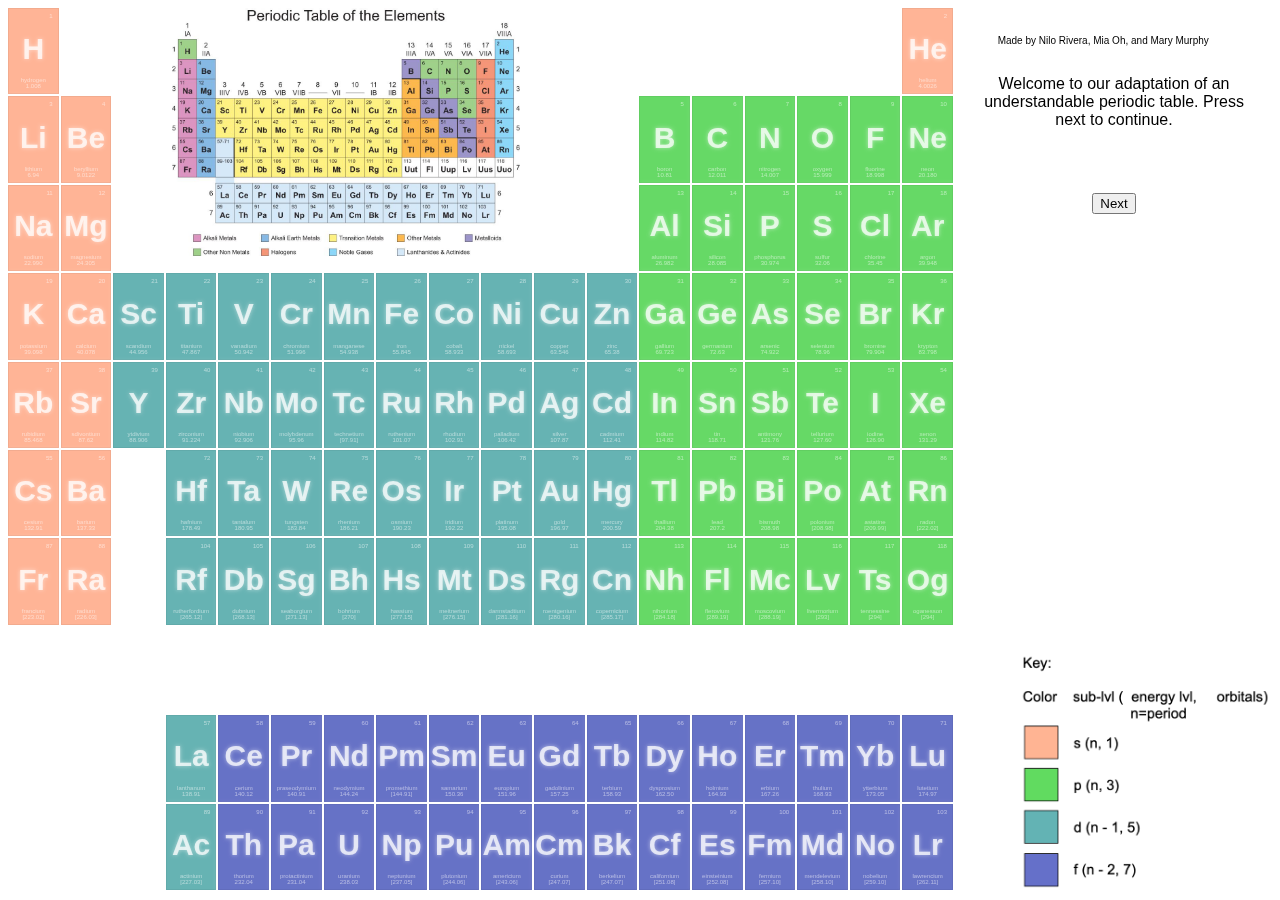
<file: docs/index.html>
<html>
<head>
<title>Understanding the Periodic Table</title>
<link rel="stylesheet" type="text/css" href="style.css" />
<script src="jquery-3.4.1.min.js"></script>
<script src="indexScript.js"></script>
</head>
<body>
<img id="key" src="pd key.png">
<img id="help" src="pgroups.jpg">
<div id="credit">Made by Nilo Rivera, Mia Oh, and Mary Murphy</div>
<div id="quizwrap">
  <p id="qtxt">Welcome to our adaptation of an understandable periodic table. Press next to continue.</p>
  <br>
  <input type="button" id="ibtn" value="Next" onclick="next()">
</div>
<div class="periodic" style="width:75%; height:100%">
  <div class="periodic-row">
    <div class="cell">
      <div class="element">
        <div class="at_num">1</div>
        <div class="symbol">H</div>
        <div class="at_details">hydrogen<br>1.008</div>
      </div>
    </div>
    <div class="cell"></div>
    <div class="cell"></div>
    <div class="cell"></div>
    <div class="cell"></div>
    <div class="cell"></div>
    <div class="cell"></div>
    <div class="cell"></div>
    <div class="cell"></div>
    <div class="cell"></div>
    <div class="cell"></div>
    <div class="cell"></div>
    <div class="cell"></div>
    <div class="cell"></div>
    <div class="cell"></div>
    <div class="cell"></div>
    <div class="cell"></div>
    <div class="cell">
      <div class="element">
        <div class="at_num">2</div>
        <div class="symbol">He</div>
        <div class="at_details">helium<br>4.0026</div>
      </div>
    </div>
  </div>
  <div class="periodic-row">
    <div class="cell">
      <div class="element">
        <div class="at_num">3</div>
        <div class="symbol">Li</div>
        <div class="at_details">lithium<br>6.94</div>
      </div>
    </div>
    <div class="cell">
      <div class="element">
        <div class="at_num">4</div>
        <div class="symbol">Be</div>
        <div class="at_details">beryllium<br>9.0122</div>
      </div>
    </div>
    <div class="cell"></div>
    <div class="cell"></div>
    <div class="cell"></div>
    <div class="cell"></div>
    <div class="cell"></div>
    <div class="cell"></div>
    <div class="cell"></div>
    <div class="cell"></div>
    <div class="cell"></div>
    <div class="cell"></div>
    <div class="cell">
      <div class="element">
        <div class="at_num">5</div>
        <div class="symbol">B</div>
        <div class="at_details">boron<br>10.81</div>
      </div>
    </div>
    <div class="cell">
      <div class="element">
        <div class="at_num">6</div>
        <div class="symbol">C</div>
        <div class="at_details">carbon<br>12.011</div>
      </div>
    </div>
    <div class="cell">
      <div class="element">
        <div class="at_num">7</div>
        <div class="symbol">N</div>
        <div class="at_details">nitrogen<br>14.007</div>
      </div>
    </div>
    <div class="cell">
      <div class="element">
        <div class="at_num">8</div>
        <div class="symbol">O</div>
        <div class="at_details">oxygen<br>15.999</div>
      </div>
    </div>
    <div class="cell">
      <div class="element">
        <div class="at_num">9</div>
        <div class="symbol">F</div>
        <div class="at_details">fluorine<br>18.998</div>
      </div>
    </div>
    <div class="cell">
      <div class="element">
        <div class="at_num">10</div>
        <div class="symbol">Ne</div>
        <div class="at_details">neon<br>20.180</div>
      </div>
    </div>
  </div>
  <div class="periodic-row">
    <div class="cell">
      <div class="element">
        <div class="at_num">11</div>
        <div class="symbol">Na</div>
        <div class="at_details">sodium<br>22.990</div>
      </div>
    </div>
    <div class="cell">
      <div class="element">
        <div class="at_num">12</div>
        <div class="symbol">Mg</div>
        <div class="at_details">magnesium<br>24.305</div>
      </div>
    </div>
    <div class="cell"></div>
    <div class="cell"></div>
    <div class="cell"></div>
    <div class="cell"></div>
    <div class="cell"></div>
    <div class="cell"></div>
    <div class="cell"></div>
    <div class="cell"></div>
    <div class="cell"></div>
    <div class="cell"></div>
    <div class="cell">
      <div class="element">
        <div class="at_num">13</div>
        <div class="symbol">Al</div>
        <div class="at_details">aluminum<br>26.982</div>
      </div>
    </div>
    <div class="cell">
      <div class="element">
        <div class="at_num">14</div>
        <div class="symbol">Si</div>
        <div class="at_details">silicon<br>28.085</div>
      </div>
    </div>
    <div class="cell">
      <div class="element">
        <div class="at_num">15</div>
        <div class="symbol">P</div>
        <div class="at_details">phosphorus<br>30.974</div>
      </div>
    </div>
    <div class="cell">
      <div class="element">
        <div class="at_num">16</div>
        <div class="symbol">S</div>
        <div class="at_details">sulfur<br>32.06</div>
      </div>
    </div>
    <div class="cell">
      <div class="element">
        <div class="at_num">17</div>
        <div class="symbol">Cl</div>
        <div class="at_details">chlorine<br>35.45</div>
      </div>
    </div>
    <div class="cell">
      <div class="element">
        <div class="at_num">18</div>
        <div class="symbol">Ar</div>
        <div class="at_details">argon<br>39.948</div>
      </div>
    </div>
  </div>
  <div class="periodic-row">
    <div class="cell">
      <div class="element">
        <div class="at_num">19</div>
        <div class="symbol">K</div>
        <div class="at_details">potassium<br>39.098</div>
      </div>
    </div>
    <div class="cell">
      <div class="element">
        <div class="at_num">20</div>
        <div class="symbol">Ca</div>
        <div class="at_details">calcium<br>40.078</div>
      </div>
    </div>
    <div class="cell">
      <div class="element">
        <div class="at_num">21</div>
        <div class="symbol">Sc</div>
        <div class="at_details">scandium<br>44.956</div>
      </div>
    </div>
    <div class="cell">
      <div class="element">
        <div class="at_num">22</div>
        <div class="symbol">Ti</div>
        <div class="at_details">titanium<br>47.867</div>
      </div>
    </div>
    <div class="cell">
      <div class="element">
        <div class="at_num">23</div>
        <div class="symbol">V</div>
        <div class="at_details">vanadium<br>50.942</div>
      </div>
    </div>
    <div class="cell">
      <div class="element">
        <div class="at_num">24</div>
        <div class="symbol">Cr</div>
        <div class="at_details">chromium<br>51.996</div>
      </div>
    </div>
    <div class="cell">
      <div class="element">
        <div class="at_num">25</div>
        <div class="symbol">Mn</div>
        <div class="at_details">manganese<br>54.938</div>
      </div>
    </div>
    <div class="cell">
      <div class="element">
        <div class="at_num">26</div>
        <div class="symbol">Fe</div>
        <div class="at_details">iron<br>55.845</div>
      </div>
    </div>
    <div class="cell">
      <div class="element">
        <div class="at_num">27</div>
        <div class="symbol">Co</div>
        <div class="at_details">cobalt<br>58.933</div>
      </div>
    </div>
    <div class="cell">
      <div class="element">
        <div class="at_num">28</div>
        <div class="symbol">Ni</div>
        <div class="at_details">nickel<br>58.693</div>
      </div>
    </div>
    <div class="cell">
      <div class="element">
        <div class="at_num">29</div>
        <div class="symbol">Cu</div>
        <div class="at_details">copper<br>63.546</div>
      </div>
    </div>
    <div class="cell">
      <div class="element">
        <div class="at_num">30</div>
        <div class="symbol">Zn</div>
        <div class="at_details">zinc<br>65.38</div>
      </div>
    </div>
    <div class="cell">
      <div class="element">
        <div class="at_num">31</div>
        <div class="symbol">Ga</div>
        <div class="at_details">gallium<br>69.723</div>
      </div>
    </div>
    <div class="cell">
      <div class="element">
        <div class="at_num">32</div>
        <div class="symbol">Ge</div>
        <div class="at_details">germanium<br>72.63</div>
      </div>
    </div>
    <div class="cell">
      <div class="element">
        <div class="at_num">33</div>
        <div class="symbol">As</div>
        <div class="at_details">arsenic<br>74.922</div>
      </div>
    </div>
    <div class="cell">
      <div class="element">
        <div class="at_num">34</div>
        <div class="symbol">Se</div>
        <div class="at_details">selenium<br>78.96</div>
      </div>
    </div>
    <div class="cell">
      <div class="element">
        <div class="at_num">35</div>
        <div class="symbol">Br</div>
        <div class="at_details">bromine<br>79.904</div>
      </div>
    </div>
    <div class="cell">
      <div class="element">
        <div class="at_num">36</div>
        <div class="symbol">Kr</div>
        <div class="at_details">krypton<br>83.798</div>
      </div>
    </div>
  </div>
  <div class="periodic-row">
    <div class="cell">
      <div class="element">
        <div class="at_num">37</div>
        <div class="symbol">Rb</div>
        <div class="at_details">rubidium<br>85.468</div>
      </div>
    </div>
    <div class="cell">
      <div class="element">
        <div class="at_num">38</div>
        <div class="symbol">Sr</div>
        <div class="at_details">sdivontium<br>87.62</div>
      </div>
    </div>
    <div class="cell">
      <div class="element">
        <div class="at_num">39</div>
        <div class="symbol">Y</div>
        <div class="at_details">ytdivium<br>88.906</div>
      </div>
    </div>
    <div class="cell">
      <div class="element">
        <div class="at_num">40</div>
        <div class="symbol">Zr</div>
        <div class="at_details">zirconium<br>91.224</div>
      </div>
    </div>
    <div class="cell">
      <div class="element">
        <div class="at_num">41</div>
        <div class="symbol">Nb</div>
        <div class="at_details">niobium<br>92.906</div>
      </div>
    </div>
    <div class="cell">
      <div class="element">
        <div class="at_num">42</div>
        <div class="symbol">Mo</div>
        <div class="at_details">molybdenum<br>95.96</div>
      </div>
    </div>
    <div class="cell">
      <div class="element">
        <div class="at_num">43</div>
        <div class="symbol">Tc</div>
        <div class="at_details">technetium<br>[97.91]</div>
      </div>
    </div>
    <div class="cell">
      <div class="element">
        <div class="at_num">44</div>
        <div class="symbol">Ru</div>
        <div class="at_details">ruthenium<br>101.07</div>
      </div>
    </div>
    <div class="cell">
      <div class="element">
        <div class="at_num">45</div>
        <div class="symbol">Rh</div>
        <div class="at_details">rhodium<br>102.91</div>
      </div>
    </div>
    <div class="cell">
      <div class="element">
        <div class="at_num">46</div>
        <div class="symbol">Pd</div>
        <div class="at_details">palladium<br>106.42</div>
      </div>
    </div>
    <div class="cell">
      <div class="element">
        <div class="at_num">47</div>
        <div class="symbol">Ag</div>
        <div class="at_details">silver<br>107.87</div>
      </div>
    </div>
    <div class="cell">
      <div class="element">
        <div class="at_num">48</div>
        <div class="symbol">Cd</div>
        <div class="at_details">cadmium<br>112.41</div>
      </div>
    </div>
    <div class="cell">
      <div class="element">
        <div class="at_num">49</div>
        <div class="symbol">In</div>
        <div class="at_details">indium<br>114.82</div>
      </div>
    </div>
    <div class="cell">
      <div class="element">
        <div class="at_num">50</div>
        <div class="symbol">Sn</div>
        <div class="at_details">tin<br>118.71</div>
      </div>
    </div>
    <div class="cell">
      <div class="element">
        <div class="at_num">51</div>
        <div class="symbol">Sb</div>
        <div class="at_details">antimony<br>121.76</div>
      </div>
    </div>
    <div class="cell">
      <div class="element">
        <div class="at_num">52</div>
        <div class="symbol">Te</div>
        <div class="at_details">tellurium<br>127.60</div>
      </div>
    </div>
    <div class="cell">
      <div class="element">
        <div class="at_num">53</div>
        <div class="symbol">I</div>
        <div class="at_details">iodine<br>126.90</div>
      </div>
    </div>
    <div class="cell">
      <div class="element">
        <div class="at_num">54</div>
        <div class="symbol">Xe</div>
        <div class="at_details">xenon<br>131.29</div>
      </div>
    </div>
  </div>
  <div class="periodic-row">
    <div class="cell">
      <div class="element">
        <div class="at_num">55</div>
        <div class="symbol">Cs</div>
        <div class="at_details">cesium<br>132.91</div>
      </div>
    </div>
    <div class="cell">
      <div class="element">
        <div class="at_num">56</div>
        <div class="symbol">Ba</div>
        <div class="at_details">barium<br>137.33</div>
      </div>
    </div>
    <div class="cell"></div>
    <div class="cell">
      <div class="element">
        <div class="at_num">72</div>
        <div class="symbol">Hf</div>
        <div class="at_details">hafnium<br>178.49</div>
      </div>
    </div>
    <div class="cell">
      <div class="element">
        <div class="at_num">73</div>
        <div class="symbol">Ta</div>
        <div class="at_details">tantalum<br>180.95</div>
      </div>
    </div>
    <div class="cell">
      <div class="element">
        <div class="at_num">74</div>
        <div class="symbol">W</div>
        <div class="at_details">tungsten<br>183.84</div>
      </div>
    </div>
    <div class="cell">
      <div class="element">
        <div class="at_num">75</div>
        <div class="symbol">Re</div>
        <div class="at_details">rhenium<br>186.21</div>
      </div>
    </div>
    <div class="cell">
      <div class="element">
        <div class="at_num">76</div>
        <div class="symbol">Os</div>
        <div class="at_details">osmium<br>190.23</div>
      </div>
    </div>
    <div class="cell">
      <div class="element">
        <div class="at_num">77</div>
        <div class="symbol">Ir</div>
        <div class="at_details">iridium<br>192.22</div>
      </div>
    </div>
    <div class="cell">
      <div class="element">
        <div class="at_num">78</div>
        <div class="symbol">Pt</div>
        <div class="at_details">platinum<br>195.08</div>
      </div>
    </div>
    <div class="cell">
      <div class="element">
        <div class="at_num">79</div>
        <div class="symbol">Au</div>
        <div class="at_details">gold<br>196.97</div>
      </div>
    </div>
    <div class="cell">
      <div class="element">
        <div class="at_num">80</div>
        <div class="symbol">Hg</div>
        <div class="at_details">mercury<br>200.59</div>
      </div>
    </div>
    <div class="cell">
      <div class="element">
        <div class="at_num">81</div>
        <div class="symbol">Tl</div>
        <div class="at_details">thallium<br>204.38</div>
      </div>
    </div>
    <div class="cell">
      <div class="element">
        <div class="at_num">82</div>
        <div class="symbol">Pb</div>
        <div class="at_details">lead<br>207.2</div>
      </div>
    </div>
    <div class="cell">
      <div class="element">
        <div class="at_num">83</div>
        <div class="symbol">Bi</div>
        <div class="at_details">bismuth<br>208.98</div>
      </div>
    </div>
    <div class="cell">
      <div class="element">
        <div class="at_num">84</div>
        <div class="symbol">Po</div>
        <div class="at_details">polonium<br>[208.98]</div>
      </div>
    </div>
    <div class="cell">
      <div class="element">
        <div class="at_num">85</div>
        <div class="symbol">At</div>
        <div class="at_details">astatine<br>[209.99]</div>
      </div>
    </div>
    <div class="cell">
      <div class="element">
        <div class="at_num">86</div>
        <div class="symbol">Rn</div>
        <div class="at_details">radon<br>[222.02]</div>
      </div>
    </div>
  </div>
  <div class="periodic-row">
    <div class="cell">
      <div class="element">
        <div class="at_num">87</div>
        <div class="symbol">Fr</div>
        <div class="at_details">francium<br>[223.02]</div>
      </div>
    </div>
    <div class="cell">
      <div class="element">
        <div class="at_num">88</div>
        <div class="symbol">Ra</div>
        <div class="at_details">radium<br>[226.03]</div>
      </div>
    </div>
    <div class="cell"></div>
    <div class="cell">
      <div class="element">
        <div class="at_num">104</div>
        <div class="symbol">Rf</div>
        <div class="at_details">rutherfordium<br>[265.12]</div>
      </div>
    </div>
    <div class="cell">
      <div class="element">
        <div class="at_num">105</div>
        <div class="symbol">Db</div>
        <div class="at_details">dubnium<br>[268.13]</div>
      </div>
    </div>
    <div class="cell">
      <div class="element">
        <div class="at_num">106</div>
        <div class="symbol">Sg</div>
        <div class="at_details">seaborgium<br>[271.13]</div>
      </div>
    </div>
    <div class="cell">
      <div class="element">
        <div class="at_num">107</div>
        <div class="symbol">Bh</div>
        <div class="at_details">bohrium<br>[270]</div>
      </div>
    </div>
    <div class="cell">
      <div class="element">
        <div class="at_num">108</div>
        <div class="symbol">Hs</div>
        <div class="at_details">hassium<br>[277.15]</div>
      </div>
    </div>
    <div class="cell">
      <div class="element">
        <div class="at_num">109</div>
        <div class="symbol">Mt</div>
        <div class="at_details">meitnerium<br>[276.15]</div>
      </div>
    </div>
    <div class="cell">
      <div class="element">
        <div class="at_num">110</div>
        <div class="symbol">Ds</div>
        <div class="at_details">darmstadtium<br>[281.16]</div>
      </div>
    </div>
    <div class="cell">
      <div class="element">
        <div class="at_num">111</div>
        <div class="symbol">Rg</div>
        <div class="at_details">roentgenium<br>[280.16]</div>
      </div>
    </div>
    <div class="cell">
      <div class="element">
        <div class="at_num">112</div>
        <div class="symbol">Cn</div>
        <div class="at_details">copernicium<br>[285.17]</div>
      </div>
    </div>
    <div class="cell">
      <div class="element">
        <div class="at_num">113</div>
        <div class="symbol">Nh</div>
        <div class="at_details">nihonium<br>[284.18]</div>
      </div>
    </div>
    <div class="cell">
      <div class="element">
        <div class="at_num">114</div>
        <div class="symbol">Fl</div>
        <div class="at_details">flerovium<br>[289.19]</div>
      </div>
    </div>
    <div class="cell">
      <div class="element">
        <div class="at_num">115</div>
        <div class="symbol">Mc</div>
        <div class="at_details">moscovium<br>[288.19]</div>
      </div>
    </div>
    <div class="cell">
      <div class="element">
        <div class="at_num">116</div>
        <div class="symbol">Lv</div>
        <div class="at_details">livermorium<br>[293]</div>
      </div>
    </div>
    <div class="cell">
      <div class="element">
        <div class="at_num">117</div>
        <div class="symbol">Ts</div>
        <div class="at_details">tennessine<br>[294]</div>
      </div>
    </div>
    <div class="cell">
      <div class="element">
        <div class="at_num">118</div>
        <div class="symbol">Og</div>
        <div class="at_details">oganesson<br>[294]</div>
      </div>
    </div>
  </div>
  <div class="periodic-row"></div>
  <div class="periodic-row">
    <div class="cell"></div>
    <div class="cell"></div>
    <div class="cell"></div>
    <div class="cell">
      <div class="element">
        <div class="at_num">57</div>
        <div class="symbol">La</div>
        <div class="at_details">lanthanum<br>138.91</div>
      </div>
    </div>
    <div class="cell">
      <div class="element">
        <div class="at_num">58</div>
        <div class="symbol">Ce</div>
        <div class="at_details">cerium<br>140.12</div>
      </div>
    </div>
    <div class="cell">
      <div class="element">
        <div class="at_num">59</div>
        <div class="symbol">Pr</div>
        <div class="at_details">praseodymium<br>140.91</div>
      </div>
    </div>
    <div class="cell">
      <div class="element">
        <div class="at_num">60</div>
        <div class="symbol">Nd</div>
        <div class="at_details">neodymium<br>144.24</div>
      </div>
    </div>
    <div class="cell">
      <div class="element">
        <div class="at_num">61</div>
        <div class="symbol">Pm</div>
        <div class="at_details">promethium<br>[144.91]</div>
      </div>
    </div>
    <div class="cell">
      <div class="element">
        <div class="at_num">62</div>
        <div class="symbol">Sm</div>
        <div class="at_details">samarium<br>150.36</div>
      </div>
    </div>
    <div class="cell">
      <div class="element">
        <div class="at_num">63</div>
        <div class="symbol">Eu</div>
        <div class="at_details">europium<br>151.96</div>
      </div>
    </div>
    <div class="cell">
      <div class="element">
        <div class="at_num">64</div>
        <div class="symbol">Gd</div>
        <div class="at_details">gadolinium<br>157.25</div>
      </div>
    </div>
    <div class="cell">
      <div class="element">
        <div class="at_num">65</div>
        <div class="symbol">Tb</div>
        <div class="at_details">terbium<br>158.93</div>
      </div>
    </div>
    <div class="cell">
      <div class="element">
        <div class="at_num">66</div>
        <div class="symbol">Dy</div>
        <div class="at_details">dysprosium<br>162.50</div>
      </div>
    </div>
    <div class="cell">
      <div class="element">
        <div class="at_num">67</div>
        <div class="symbol">Ho</div>
        <div class="at_details">holmium<br>164.93</div>
      </div>
    </div>
    <div class="cell">
      <div class="element">
        <div class="at_num">68</div>
        <div class="symbol">Er</div>
        <div class="at_details">erbium<br>167.26</div>
      </div>
    </div>
    <div class="cell">
      <div class="element">
        <div class="at_num">69</div>
        <div class="symbol">Tm</div>
        <div class="at_details">thulium<br>168.93</div>
      </div>
    </div>
    <div class="cell">
      <div class="element">
        <div class="at_num">70</div>
        <div class="symbol">Yb</div>
        <div class="at_details">ytterbium<br>173.05</div>
      </div>
    </div>
    <div class="cell">
      <div class="element">
        <div class="at_num">71</div>
        <div class="symbol">Lu</div>
        <div class="at_details">lutetium<br>174.97</div>
      </div>
    </div>
  </div>
  <div class="periodic-row">
    <div class="cell"></div>
    <div class="cell"></div>
    <div class="cell"></div>
    <div class="cell">
      <div class="element">
        <div class="at_num">89</div>
        <div class="symbol">Ac</div>
        <div class="at_details">actinium<br>[227.03]</div>
      </div>
    </div>
    <div class="cell">
      <div class="element">
        <div class="at_num">90</div>
        <div class="symbol">Th</div>
        <div class="at_details">thorium<br>232.04</div>
      </div>
    </div>
    <div class="cell">
      <div class="element">
        <div class="at_num">91</div>
        <div class="symbol">Pa</div>
        <div class="at_details">protactinium<br>231.04</div>
      </div>
    </div>
    <div class="cell">
      <div class="element">
        <div class="at_num">92</div>
        <div class="symbol">U</div>
        <div class="at_details">uranium<br>238.03</div>
      </div>
    </div>
    <div class="cell">
      <div class="element">
        <div class="at_num">93</div>
        <div class="symbol">Np</div>
        <div class="at_details">neptunium<br>[237.05]</div>
      </div>
    </div>
    <div class="cell">
      <div class="element">
        <div class="at_num">94</div>
        <div class="symbol">Pu</div>
        <div class="at_details">plutonium<br>[244.06]</div>
      </div>
    </div>
    <div class="cell">
      <div class="element">
        <div class="at_num">95</div>
        <div class="symbol">Am</div>
        <div class="at_details">americium<br>[243.06]</div>
      </div>
    </div>
    <div class="cell">
      <div class="element">
        <div class="at_num">96</div>
        <div class="symbol">Cm</div>
        <div class="at_details">curium<br>[247.07]</div>
      </div>
    </div>
    <div class="cell">
      <div class="element">
        <div class="at_num">97</div>
        <div class="symbol">Bk</div>
        <div class="at_details">berkelium<br>[247.07]</div>
      </div>
    </div>
    <div class="cell">
      <div class="element">
        <div class="at_num">98</div>
        <div class="symbol">Cf</div>
        <div class="at_details">californium<br>[251.08]</div>
      </div>
    </div>
    <div class="cell">
      <div class="element">
        <div class="at_num">99</div>
        <div class="symbol">Es</div>
        <div class="at_details">einsteinium<br>[252.08]</div>
      </div>
    </div>
    <div class="cell">
      <div class="element">
        <div class="at_num">100</div>
        <div class="symbol">Fm</div>
        <div class="at_details">fermium<br>[257.10]</div>
      </div>
    </div>
    <div class="cell">
      <div class="element">
        <div class="at_num">101</div>
        <div class="symbol">Md</div>
        <div class="at_details">mendelevium<br>[258.10]</div>
      </div>
    </div>
    <div class="cell">
      <div class="element">
        <div class="at_num">102</div>
        <div class="symbol">No</div>
        <div class="at_details">nobelium<br>[259.10]</div>
      </div>
    </div>
    <div class="cell">
      <div class="element">
        <div class="at_num">103</div>
        <div class="symbol">Lr</div>
        <div class="at_details">lawrencium<br>[262.11]</div>
      </div>
    </div>
  </div>
  <div style="clear: both;"></div>
</div>
</body>
</html>
</file>
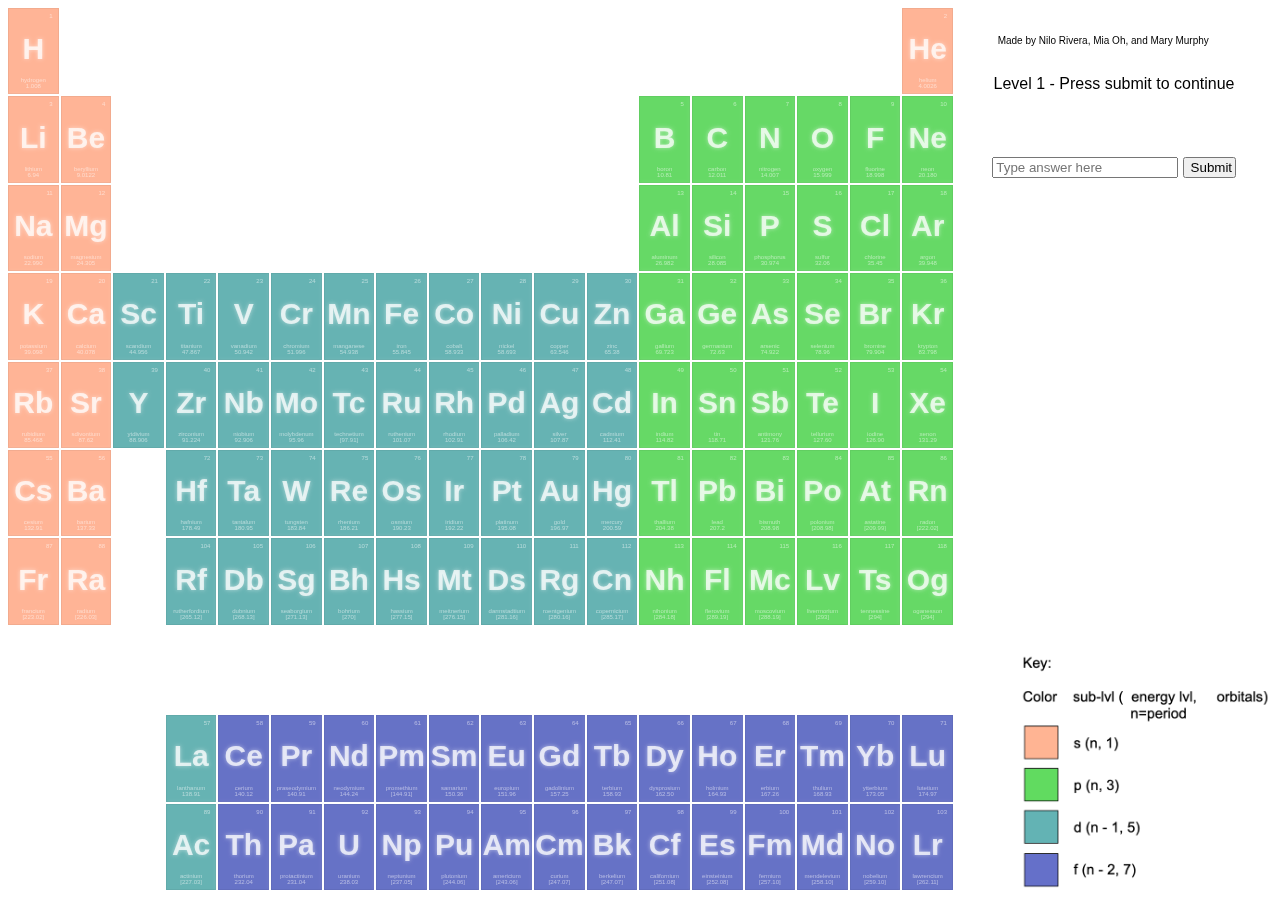
<file: docs/lvl.html>
<html>
<head>
<title>Level 1</title>
<link rel="stylesheet" type="text/css" href="style.css" />
<script src="jquery-3.4.1.min.js"></script>
<script src="lvlScript.js"></script>
</head>
<body>
<img id="key" src="pd key.png">
<div id="credit">Made by Nilo Rivera, Mia Oh, and Mary Murphy</div>
<div id="quizwrap">
  <p id="qtxt">Level 1 - Press submit to continue</p>
  <br>
  <input type="text" id="txt" placeholder="Type answer here">
  <input type="button" id="btn" value="Submit" onclick="next()">
</div>
<div class="periodic" style="width:75%; height:100%">
  <div class="periodic-row">
    <div class="cell">
      <div class="element">
        <div class="at_num">1</div>
        <div class="symbol">H</div>
        <div class="at_details">hydrogen<br>1.008</div>
      </div>
    </div>
    <div class="cell"></div>
    <div class="cell"></div>
    <div class="cell"></div>
    <div class="cell"></div>
    <div class="cell"></div>
    <div class="cell"></div>
    <div class="cell"></div>
    <div class="cell"></div>
    <div class="cell"></div>
    <div class="cell"></div>
    <div class="cell"></div>
    <div class="cell"></div>
    <div class="cell"></div>
    <div class="cell"></div>
    <div class="cell"></div>
    <div class="cell"></div>
    <div class="cell">
      <div class="element">
        <div class="at_num">2</div>
        <div class="symbol">He</div>
        <div class="at_details">helium<br>4.0026</div>
      </div>
    </div>
  </div>
  <div class="periodic-row">
    <div class="cell">
      <div class="element">
        <div class="at_num">3</div>
        <div class="symbol">Li</div>
        <div class="at_details">lithium<br>6.94</div>
      </div>
    </div>
    <div class="cell">
      <div class="element">
        <div class="at_num">4</div>
        <div class="symbol">Be</div>
        <div class="at_details">beryllium<br>9.0122</div>
      </div>
    </div>
    <div class="cell"></div>
    <div class="cell"></div>
    <div class="cell"></div>
    <div class="cell"></div>
    <div class="cell"></div>
    <div class="cell"></div>
    <div class="cell"></div>
    <div class="cell"></div>
    <div class="cell"></div>
    <div class="cell"></div>
    <div class="cell">
      <div class="element">
        <div class="at_num">5</div>
        <div class="symbol">B</div>
        <div class="at_details">boron<br>10.81</div>
      </div>
    </div>
    <div class="cell">
      <div class="element">
        <div class="at_num">6</div>
        <div class="symbol">C</div>
        <div class="at_details">carbon<br>12.011</div>
      </div>
    </div>
    <div class="cell">
      <div class="element">
        <div class="at_num">7</div>
        <div class="symbol">N</div>
        <div class="at_details">nitrogen<br>14.007</div>
      </div>
    </div>
    <div class="cell">
      <div class="element">
        <div class="at_num">8</div>
        <div class="symbol">O</div>
        <div class="at_details">oxygen<br>15.999</div>
      </div>
    </div>
    <div class="cell">
      <div class="element">
        <div class="at_num">9</div>
        <div class="symbol">F</div>
        <div class="at_details">fluorine<br>18.998</div>
      </div>
    </div>
    <div class="cell">
      <div class="element">
        <div class="at_num">10</div>
        <div class="symbol">Ne</div>
        <div class="at_details">neon<br>20.180</div>
      </div>
    </div>
  </div>
  <div class="periodic-row">
    <div class="cell">
      <div class="element">
        <div class="at_num">11</div>
        <div class="symbol">Na</div>
        <div class="at_details">sodium<br>22.990</div>
      </div>
    </div>
    <div class="cell">
      <div class="element">
        <div class="at_num">12</div>
        <div class="symbol">Mg</div>
        <div class="at_details">magnesium<br>24.305</div>
      </div>
    </div>
    <div class="cell"></div>
    <div class="cell"></div>
    <div class="cell"></div>
    <div class="cell"></div>
    <div class="cell"></div>
    <div class="cell"></div>
    <div class="cell"></div>
    <div class="cell"></div>
    <div class="cell"></div>
    <div class="cell"></div>
    <div class="cell">
      <div class="element">
        <div class="at_num">13</div>
        <div class="symbol">Al</div>
        <div class="at_details">aluminum<br>26.982</div>
      </div>
    </div>
    <div class="cell">
      <div class="element">
        <div class="at_num">14</div>
        <div class="symbol">Si</div>
        <div class="at_details">silicon<br>28.085</div>
      </div>
    </div>
    <div class="cell">
      <div class="element">
        <div class="at_num">15</div>
        <div class="symbol">P</div>
        <div class="at_details">phosphorus<br>30.974</div>
      </div>
    </div>
    <div class="cell">
      <div class="element">
        <div class="at_num">16</div>
        <div class="symbol">S</div>
        <div class="at_details">sulfur<br>32.06</div>
      </div>
    </div>
    <div class="cell">
      <div class="element">
        <div class="at_num">17</div>
        <div class="symbol">Cl</div>
        <div class="at_details">chlorine<br>35.45</div>
      </div>
    </div>
    <div class="cell">
      <div class="element">
        <div class="at_num">18</div>
        <div class="symbol">Ar</div>
        <div class="at_details">argon<br>39.948</div>
      </div>
    </div>
  </div>
  <div class="periodic-row">
    <div class="cell">
      <div class="element">
        <div class="at_num">19</div>
        <div class="symbol">K</div>
        <div class="at_details">potassium<br>39.098</div>
      </div>
    </div>
    <div class="cell">
      <div class="element">
        <div class="at_num">20</div>
        <div class="symbol">Ca</div>
        <div class="at_details">calcium<br>40.078</div>
      </div>
    </div>
    <div class="cell">
      <div class="element">
        <div class="at_num">21</div>
        <div class="symbol">Sc</div>
        <div class="at_details">scandium<br>44.956</div>
      </div>
    </div>
    <div class="cell">
      <div class="element">
        <div class="at_num">22</div>
        <div class="symbol">Ti</div>
        <div class="at_details">titanium<br>47.867</div>
      </div>
    </div>
    <div class="cell">
      <div class="element">
        <div class="at_num">23</div>
        <div class="symbol">V</div>
        <div class="at_details">vanadium<br>50.942</div>
      </div>
    </div>
    <div class="cell">
      <div class="element">
        <div class="at_num">24</div>
        <div class="symbol">Cr</div>
        <div class="at_details">chromium<br>51.996</div>
      </div>
    </div>
    <div class="cell">
      <div class="element">
        <div class="at_num">25</div>
        <div class="symbol">Mn</div>
        <div class="at_details">manganese<br>54.938</div>
      </div>
    </div>
    <div class="cell">
      <div class="element">
        <div class="at_num">26</div>
        <div class="symbol">Fe</div>
        <div class="at_details">iron<br>55.845</div>
      </div>
    </div>
    <div class="cell">
      <div class="element">
        <div class="at_num">27</div>
        <div class="symbol">Co</div>
        <div class="at_details">cobalt<br>58.933</div>
      </div>
    </div>
    <div class="cell">
      <div class="element">
        <div class="at_num">28</div>
        <div class="symbol">Ni</div>
        <div class="at_details">nickel<br>58.693</div>
      </div>
    </div>
    <div class="cell">
      <div class="element">
        <div class="at_num">29</div>
        <div class="symbol">Cu</div>
        <div class="at_details">copper<br>63.546</div>
      </div>
    </div>
    <div class="cell">
      <div class="element">
        <div class="at_num">30</div>
        <div class="symbol">Zn</div>
        <div class="at_details">zinc<br>65.38</div>
      </div>
    </div>
    <div class="cell">
      <div class="element">
        <div class="at_num">31</div>
        <div class="symbol">Ga</div>
        <div class="at_details">gallium<br>69.723</div>
      </div>
    </div>
    <div class="cell">
      <div class="element">
        <div class="at_num">32</div>
        <div class="symbol">Ge</div>
        <div class="at_details">germanium<br>72.63</div>
      </div>
    </div>
    <div class="cell">
      <div class="element">
        <div class="at_num">33</div>
        <div class="symbol">As</div>
        <div class="at_details">arsenic<br>74.922</div>
      </div>
    </div>
    <div class="cell">
      <div class="element">
        <div class="at_num">34</div>
        <div class="symbol">Se</div>
        <div class="at_details">selenium<br>78.96</div>
      </div>
    </div>
    <div class="cell">
      <div class="element">
        <div class="at_num">35</div>
        <div class="symbol">Br</div>
        <div class="at_details">bromine<br>79.904</div>
      </div>
    </div>
    <div class="cell">
      <div class="element">
        <div class="at_num">36</div>
        <div class="symbol">Kr</div>
        <div class="at_details">krypton<br>83.798</div>
      </div>
    </div>
  </div>
  <div class="periodic-row">
    <div class="cell">
      <div class="element">
        <div class="at_num">37</div>
        <div class="symbol">Rb</div>
        <div class="at_details">rubidium<br>85.468</div>
      </div>
    </div>
    <div class="cell">
      <div class="element">
        <div class="at_num">38</div>
        <div class="symbol">Sr</div>
        <div class="at_details">sdivontium<br>87.62</div>
      </div>
    </div>
    <div class="cell">
      <div class="element">
        <div class="at_num">39</div>
        <div class="symbol">Y</div>
        <div class="at_details">ytdivium<br>88.906</div>
      </div>
    </div>
    <div class="cell">
      <div class="element">
        <div class="at_num">40</div>
        <div class="symbol">Zr</div>
        <div class="at_details">zirconium<br>91.224</div>
      </div>
    </div>
    <div class="cell">
      <div class="element">
        <div class="at_num">41</div>
        <div class="symbol">Nb</div>
        <div class="at_details">niobium<br>92.906</div>
      </div>
    </div>
    <div class="cell">
      <div class="element">
        <div class="at_num">42</div>
        <div class="symbol">Mo</div>
        <div class="at_details">molybdenum<br>95.96</div>
      </div>
    </div>
    <div class="cell">
      <div class="element">
        <div class="at_num">43</div>
        <div class="symbol">Tc</div>
        <div class="at_details">technetium<br>[97.91]</div>
      </div>
    </div>
    <div class="cell">
      <div class="element">
        <div class="at_num">44</div>
        <div class="symbol">Ru</div>
        <div class="at_details">ruthenium<br>101.07</div>
      </div>
    </div>
    <div class="cell">
      <div class="element">
        <div class="at_num">45</div>
        <div class="symbol">Rh</div>
        <div class="at_details">rhodium<br>102.91</div>
      </div>
    </div>
    <div class="cell">
      <div class="element">
        <div class="at_num">46</div>
        <div class="symbol">Pd</div>
        <div class="at_details">palladium<br>106.42</div>
      </div>
    </div>
    <div class="cell">
      <div class="element">
        <div class="at_num">47</div>
        <div class="symbol">Ag</div>
        <div class="at_details">silver<br>107.87</div>
      </div>
    </div>
    <div class="cell">
      <div class="element">
        <div class="at_num">48</div>
        <div class="symbol">Cd</div>
        <div class="at_details">cadmium<br>112.41</div>
      </div>
    </div>
    <div class="cell">
      <div class="element">
        <div class="at_num">49</div>
        <div class="symbol">In</div>
        <div class="at_details">indium<br>114.82</div>
      </div>
    </div>
    <div class="cell">
      <div class="element">
        <div class="at_num">50</div>
        <div class="symbol">Sn</div>
        <div class="at_details">tin<br>118.71</div>
      </div>
    </div>
    <div class="cell">
      <div class="element">
        <div class="at_num">51</div>
        <div class="symbol">Sb</div>
        <div class="at_details">antimony<br>121.76</div>
      </div>
    </div>
    <div class="cell">
      <div class="element">
        <div class="at_num">52</div>
        <div class="symbol">Te</div>
        <div class="at_details">tellurium<br>127.60</div>
      </div>
    </div>
    <div class="cell">
      <div class="element">
        <div class="at_num">53</div>
        <div class="symbol">I</div>
        <div class="at_details">iodine<br>126.90</div>
      </div>
    </div>
    <div class="cell">
      <div class="element">
        <div class="at_num">54</div>
        <div class="symbol">Xe</div>
        <div class="at_details">xenon<br>131.29</div>
      </div>
    </div>
  </div>
  <div class="periodic-row">
    <div class="cell">
      <div class="element">
        <div class="at_num">55</div>
        <div class="symbol">Cs</div>
        <div class="at_details">cesium<br>132.91</div>
      </div>
    </div>
    <div class="cell">
      <div class="element">
        <div class="at_num">56</div>
        <div class="symbol">Ba</div>
        <div class="at_details">barium<br>137.33</div>
      </div>
    </div>
    <div class="cell"></div>
    <div class="cell">
      <div class="element">
        <div class="at_num">72</div>
        <div class="symbol">Hf</div>
        <div class="at_details">hafnium<br>178.49</div>
      </div>
    </div>
    <div class="cell">
      <div class="element">
        <div class="at_num">73</div>
        <div class="symbol">Ta</div>
        <div class="at_details">tantalum<br>180.95</div>
      </div>
    </div>
    <div class="cell">
      <div class="element">
        <div class="at_num">74</div>
        <div class="symbol">W</div>
        <div class="at_details">tungsten<br>183.84</div>
      </div>
    </div>
    <div class="cell">
      <div class="element">
        <div class="at_num">75</div>
        <div class="symbol">Re</div>
        <div class="at_details">rhenium<br>186.21</div>
      </div>
    </div>
    <div class="cell">
      <div class="element">
        <div class="at_num">76</div>
        <div class="symbol">Os</div>
        <div class="at_details">osmium<br>190.23</div>
      </div>
    </div>
    <div class="cell">
      <div class="element">
        <div class="at_num">77</div>
        <div class="symbol">Ir</div>
        <div class="at_details">iridium<br>192.22</div>
      </div>
    </div>
    <div class="cell">
      <div class="element">
        <div class="at_num">78</div>
        <div class="symbol">Pt</div>
        <div class="at_details">platinum<br>195.08</div>
      </div>
    </div>
    <div class="cell">
      <div class="element">
        <div class="at_num">79</div>
        <div class="symbol">Au</div>
        <div class="at_details">gold<br>196.97</div>
      </div>
    </div>
    <div class="cell">
      <div class="element">
        <div class="at_num">80</div>
        <div class="symbol">Hg</div>
        <div class="at_details">mercury<br>200.59</div>
      </div>
    </div>
    <div class="cell">
      <div class="element">
        <div class="at_num">81</div>
        <div class="symbol">Tl</div>
        <div class="at_details">thallium<br>204.38</div>
      </div>
    </div>
    <div class="cell">
      <div class="element">
        <div class="at_num">82</div>
        <div class="symbol">Pb</div>
        <div class="at_details">lead<br>207.2</div>
      </div>
    </div>
    <div class="cell">
      <div class="element">
        <div class="at_num">83</div>
        <div class="symbol">Bi</div>
        <div class="at_details">bismuth<br>208.98</div>
      </div>
    </div>
    <div class="cell">
      <div class="element">
        <div class="at_num">84</div>
        <div class="symbol">Po</div>
        <div class="at_details">polonium<br>[208.98]</div>
      </div>
    </div>
    <div class="cell">
      <div class="element">
        <div class="at_num">85</div>
        <div class="symbol">At</div>
        <div class="at_details">astatine<br>[209.99]</div>
      </div>
    </div>
    <div class="cell">
      <div class="element">
        <div class="at_num">86</div>
        <div class="symbol">Rn</div>
        <div class="at_details">radon<br>[222.02]</div>
      </div>
    </div>
  </div>
  <div class="periodic-row">
    <div class="cell">
      <div class="element">
        <div class="at_num">87</div>
        <div class="symbol">Fr</div>
        <div class="at_details">francium<br>[223.02]</div>
      </div>
    </div>
    <div class="cell">
      <div class="element">
        <div class="at_num">88</div>
        <div class="symbol">Ra</div>
        <div class="at_details">radium<br>[226.03]</div>
      </div>
    </div>
    <div class="cell"></div>
    <div class="cell">
      <div class="element">
        <div class="at_num">104</div>
        <div class="symbol">Rf</div>
        <div class="at_details">rutherfordium<br>[265.12]</div>
      </div>
    </div>
    <div class="cell">
      <div class="element">
        <div class="at_num">105</div>
        <div class="symbol">Db</div>
        <div class="at_details">dubnium<br>[268.13]</div>
      </div>
    </div>
    <div class="cell">
      <div class="element">
        <div class="at_num">106</div>
        <div class="symbol">Sg</div>
        <div class="at_details">seaborgium<br>[271.13]</div>
      </div>
    </div>
    <div class="cell">
      <div class="element">
        <div class="at_num">107</div>
        <div class="symbol">Bh</div>
        <div class="at_details">bohrium<br>[270]</div>
      </div>
    </div>
    <div class="cell">
      <div class="element">
        <div class="at_num">108</div>
        <div class="symbol">Hs</div>
        <div class="at_details">hassium<br>[277.15]</div>
      </div>
    </div>
    <div class="cell">
      <div class="element">
        <div class="at_num">109</div>
        <div class="symbol">Mt</div>
        <div class="at_details">meitnerium<br>[276.15]</div>
      </div>
    </div>
    <div class="cell">
      <div class="element">
        <div class="at_num">110</div>
        <div class="symbol">Ds</div>
        <div class="at_details">darmstadtium<br>[281.16]</div>
      </div>
    </div>
    <div class="cell">
      <div class="element">
        <div class="at_num">111</div>
        <div class="symbol">Rg</div>
        <div class="at_details">roentgenium<br>[280.16]</div>
      </div>
    </div>
    <div class="cell">
      <div class="element">
        <div class="at_num">112</div>
        <div class="symbol">Cn</div>
        <div class="at_details">copernicium<br>[285.17]</div>
      </div>
    </div>
    <div class="cell">
      <div class="element">
        <div class="at_num">113</div>
        <div class="symbol">Nh</div>
        <div class="at_details">nihonium<br>[284.18]</div>
      </div>
    </div>
    <div class="cell">
      <div class="element">
        <div class="at_num">114</div>
        <div class="symbol">Fl</div>
        <div class="at_details">flerovium<br>[289.19]</div>
      </div>
    </div>
    <div class="cell">
      <div class="element">
        <div class="at_num">115</div>
        <div class="symbol">Mc</div>
        <div class="at_details">moscovium<br>[288.19]</div>
      </div>
    </div>
    <div class="cell">
      <div class="element">
        <div class="at_num">116</div>
        <div class="symbol">Lv</div>
        <div class="at_details">livermorium<br>[293]</div>
      </div>
    </div>
    <div class="cell">
      <div class="element">
        <div class="at_num">117</div>
        <div class="symbol">Ts</div>
        <div class="at_details">tennessine<br>[294]</div>
      </div>
    </div>
    <div class="cell">
      <div class="element">
        <div class="at_num">118</div>
        <div class="symbol">Og</div>
        <div class="at_details">oganesson<br>[294]</div>
      </div>
    </div>
  </div>
  <div class="periodic-row"></div>
  <div class="periodic-row">
    <div class="cell"></div>
    <div class="cell"></div>
    <div class="cell"></div>
    <div class="cell">
      <div class="element">
        <div class="at_num">57</div>
        <div class="symbol">La</div>
        <div class="at_details">lanthanum<br>138.91</div>
      </div>
    </div>
    <div class="cell">
      <div class="element">
        <div class="at_num">58</div>
        <div class="symbol">Ce</div>
        <div class="at_details">cerium<br>140.12</div>
      </div>
    </div>
    <div class="cell">
      <div class="element">
        <div class="at_num">59</div>
        <div class="symbol">Pr</div>
        <div class="at_details">praseodymium<br>140.91</div>
      </div>
    </div>
    <div class="cell">
      <div class="element">
        <div class="at_num">60</div>
        <div class="symbol">Nd</div>
        <div class="at_details">neodymium<br>144.24</div>
      </div>
    </div>
    <div class="cell">
      <div class="element">
        <div class="at_num">61</div>
        <div class="symbol">Pm</div>
        <div class="at_details">promethium<br>[144.91]</div>
      </div>
    </div>
    <div class="cell">
      <div class="element">
        <div class="at_num">62</div>
        <div class="symbol">Sm</div>
        <div class="at_details">samarium<br>150.36</div>
      </div>
    </div>
    <div class="cell">
      <div class="element">
        <div class="at_num">63</div>
        <div class="symbol">Eu</div>
        <div class="at_details">europium<br>151.96</div>
      </div>
    </div>
    <div class="cell">
      <div class="element">
        <div class="at_num">64</div>
        <div class="symbol">Gd</div>
        <div class="at_details">gadolinium<br>157.25</div>
      </div>
    </div>
    <div class="cell">
      <div class="element">
        <div class="at_num">65</div>
        <div class="symbol">Tb</div>
        <div class="at_details">terbium<br>158.93</div>
      </div>
    </div>
    <div class="cell">
      <div class="element">
        <div class="at_num">66</div>
        <div class="symbol">Dy</div>
        <div class="at_details">dysprosium<br>162.50</div>
      </div>
    </div>
    <div class="cell">
      <div class="element">
        <div class="at_num">67</div>
        <div class="symbol">Ho</div>
        <div class="at_details">holmium<br>164.93</div>
      </div>
    </div>
    <div class="cell">
      <div class="element">
        <div class="at_num">68</div>
        <div class="symbol">Er</div>
        <div class="at_details">erbium<br>167.26</div>
      </div>
    </div>
    <div class="cell">
      <div class="element">
        <div class="at_num">69</div>
        <div class="symbol">Tm</div>
        <div class="at_details">thulium<br>168.93</div>
      </div>
    </div>
    <div class="cell">
      <div class="element">
        <div class="at_num">70</div>
        <div class="symbol">Yb</div>
        <div class="at_details">ytterbium<br>173.05</div>
      </div>
    </div>
    <div class="cell">
      <div class="element">
        <div class="at_num">71</div>
        <div class="symbol">Lu</div>
        <div class="at_details">lutetium<br>174.97</div>
      </div>
    </div>
  </div>
  <div class="periodic-row">
    <div class="cell"></div>
    <div class="cell"></div>
    <div class="cell"></div>
    <div class="cell">
      <div class="element">
        <div class="at_num">89</div>
        <div class="symbol">Ac</div>
        <div class="at_details">actinium<br>[227.03]</div>
      </div>
    </div>
    <div class="cell">
      <div class="element">
        <div class="at_num">90</div>
        <div class="symbol">Th</div>
        <div class="at_details">thorium<br>232.04</div>
      </div>
    </div>
    <div class="cell">
      <div class="element">
        <div class="at_num">91</div>
        <div class="symbol">Pa</div>
        <div class="at_details">protactinium<br>231.04</div>
      </div>
    </div>
    <div class="cell">
      <div class="element">
        <div class="at_num">92</div>
        <div class="symbol">U</div>
        <div class="at_details">uranium<br>238.03</div>
      </div>
    </div>
    <div class="cell">
      <div class="element">
        <div class="at_num">93</div>
        <div class="symbol">Np</div>
        <div class="at_details">neptunium<br>[237.05]</div>
      </div>
    </div>
    <div class="cell">
      <div class="element">
        <div class="at_num">94</div>
        <div class="symbol">Pu</div>
        <div class="at_details">plutonium<br>[244.06]</div>
      </div>
    </div>
    <div class="cell">
      <div class="element">
        <div class="at_num">95</div>
        <div class="symbol">Am</div>
        <div class="at_details">americium<br>[243.06]</div>
      </div>
    </div>
    <div class="cell">
      <div class="element">
        <div class="at_num">96</div>
        <div class="symbol">Cm</div>
        <div class="at_details">curium<br>[247.07]</div>
      </div>
    </div>
    <div class="cell">
      <div class="element">
        <div class="at_num">97</div>
        <div class="symbol">Bk</div>
        <div class="at_details">berkelium<br>[247.07]</div>
      </div>
    </div>
    <div class="cell">
      <div class="element">
        <div class="at_num">98</div>
        <div class="symbol">Cf</div>
        <div class="at_details">californium<br>[251.08]</div>
      </div>
    </div>
    <div class="cell">
      <div class="element">
        <div class="at_num">99</div>
        <div class="symbol">Es</div>
        <div class="at_details">einsteinium<br>[252.08]</div>
      </div>
    </div>
    <div class="cell">
      <div class="element">
        <div class="at_num">100</div>
        <div class="symbol">Fm</div>
        <div class="at_details">fermium<br>[257.10]</div>
      </div>
    </div>
    <div class="cell">
      <div class="element">
        <div class="at_num">101</div>
        <div class="symbol">Md</div>
        <div class="at_details">mendelevium<br>[258.10]</div>
      </div>
    </div>
    <div class="cell">
      <div class="element">
        <div class="at_num">102</div>
        <div class="symbol">No</div>
        <div class="at_details">nobelium<br>[259.10]</div>
      </div>
    </div>
    <div class="cell">
      <div class="element">
        <div class="at_num">103</div>
        <div class="symbol">Lr</div>
        <div class="at_details">lawrencium<br>[262.11]</div>
      </div>
    </div>
  </div>
  <div style="clear: both;"></div>
</div>
</body>
</html>
</file>
<file: docs/style.css>
#credit {
  position: absolute;
  right: 5%;
  top: 3%;
  font-size: 10px;
}
#help {
  position: absolute;
  left: 13%;
  top: 0;
  height: 28%;
}
#key {
  position: absolute;
  width: 20%;
  right: 0;
  bottom: 0;
}
#quizwrap {
  position: absolute;
  right: 0;
  top: 0;
  width: 21%;
  height: 90%;
  margin: 0;
  padding: 4% 2% 0 2%;
  text-align: center;
  overflow: hidden;
}
#txt {
  width: 70%;
  margin-top: 30px;
}
#btn {
  width: 20%;
}
#ibtn {
  margin-top: 30px;
}
body {
  font-family: Arial;
  -webkit-transform: translateZ(0);
  -ms-transform: translateZ(0);
  transform: translateZ(0);
}
.periodic {
  position: relative;
  height: 200px;
  margin-right: -1px;
  text-shadow: none;
}
.periodic-row {
  clear: both;
  height: 10%;
}
.cell {
  float: left;
  position: relative;
  width: 5.55%;
  height: 100%;
}
.element {
  position: absolute;
  top: 0;
  left: 0;
  bottom: 1px;
  right: 1px;
  box-sizing: border-box;
  box-shadow: 0px 0px 4px rgba(255,255,255,0.5);
  border: 1px solid rgba(0,0,0,0.05);
  text-align: center;
  cursor: default;
  pointer-events: none;
  -webkit-transition: all 200ms ease;
  transition: all 200ms ease;
  background-color: rgba(0,128,128,0.6);
}
.cell:hover .element {
  border-color: rgba(0,0,0,0.1);
  -webkit-transform: scale(3,3);
  -ms-transform: scale(3,3);
  transform: scale(3,3);
  z-index: 1;
  background-color: rgba(0,128,128,0.9);
}
.at_num,
.at_details {
  position: absolute;
  font-size: 4px;
  color: rgba(255,255,255,0.5);
  opacity: 0;
}
.at_num {
  top: 4px;
  right: 5px;
}
.symbol {
  position: absolute;
  top: 50%;
  left: 0px;
  right: 0px;
  margin-top: -4px;
  font-size: 9px;
  line-height: 1;
  height: 9px;
  color: rgba(255,255,255,0.9);
}
.at_details {
  bottom: 4px;
  left: 0px;
  right: 0px;
}
.cell:nth-child(-n+2) .element, .periodic-row:first-child .element {
  background-color: rgba(255,130,80,0.6) !important;
}
.cell:nth-child(n+13) .element {
  background-color: rgba(0,192,0,0.6);
}
.periodic-row:nth-child(n+9) .cell:nth-child(n+5) .element {
  background-color: rgba(0,20,160,0.6);
}
.cell:nth-child(-n+2):hover .element, .periodic-row:first-child .cell:hover .element {
  background-color: rgba(255,130,80,0.9) !important;
}
.cell:nth-child(n+13):hover .element {
  background-color: rgba(0,192,0,0.9);
}
.periodic-row:nth-child(n+9) .cell:nth-child(n+5):hover .element {
  background-color: rgba(0,20,160,0.9);
}
.cell:nth-child(1) .element {
  -webkit-transform-origin: 0 50%;
  -ms-transform-origin: 0 50%;
  transform-origin: 0 50%;
}
.cell:nth-child(18) .element {
  -webkit-transform-origin: 100% 50%;
  -ms-transform-origin: 100% 50%;
  transform-origin: 100% 50%;
}
.periodic-row:nth-child(10) .cell .element {
  -webkit-transform-origin: 50% 100%;
  -ms-transform-origin: 50% 100%;
  transform-origin: 50% 100%;
}
.periodic-row:nth-child(1) .cell:nth-child(1) .element {
  -webkit-transform-origin: 0 0;
  -ms-transform-origin: 0 0;
  transform-origin: 0 0;
}
.periodic-row:nth-child(1) .cell:nth-child(18) .element {
  -webkit-transform-origin: 100% 0;
  -ms-transform-origin: 100% 0;
  transform-origin: 100% 0;
}
.periodic-row:nth-child(10) .cell:nth-child(18) .element {
  -webkit-transform-origin: 100% 100%;
  -ms-transform-origin: 100% 100%;
  transform-origin: 100% 100%;
}
@media (min-width: 600px) {
  .periodic {
    height: 460px;
    margin-right: -2px;
  }
  .element {
    right: 2px;
    bottom: 2px;
  }
  .at_num,
  .at_details {
    font-size: 4px;
    opacity: 1;
  }
  .symbol {
    margin-top: -17px;
    font-size: 16px;
    font-weight: bold;
    line-height: 30px;
    height: 30px;
    color: rgba(255,255,255,0.75);
    text-shadow: 0 0 4px rgba(255,255,255,0.5);
  }
}
@media (min-width: 800px) {
  .periodic {
    height: 540px;
  }
  .symbol {
    font-size: 20px;
  }
}
@media (min-width: 992px) {
  .periodic {
    height: 680px;
  }
  .at_num,
  .at_details {
    font-size: 5px;
  }
  .symbol {
    font-size: 24px;
  }
}
@media (min-width: 1200px) {
  .periodic {
    height: 800px;
  }
  .at_num,
  .at_details {
    font-size: 6px;
  }
  .symbol {
    font-size: 30px;
  }
}
</file>
